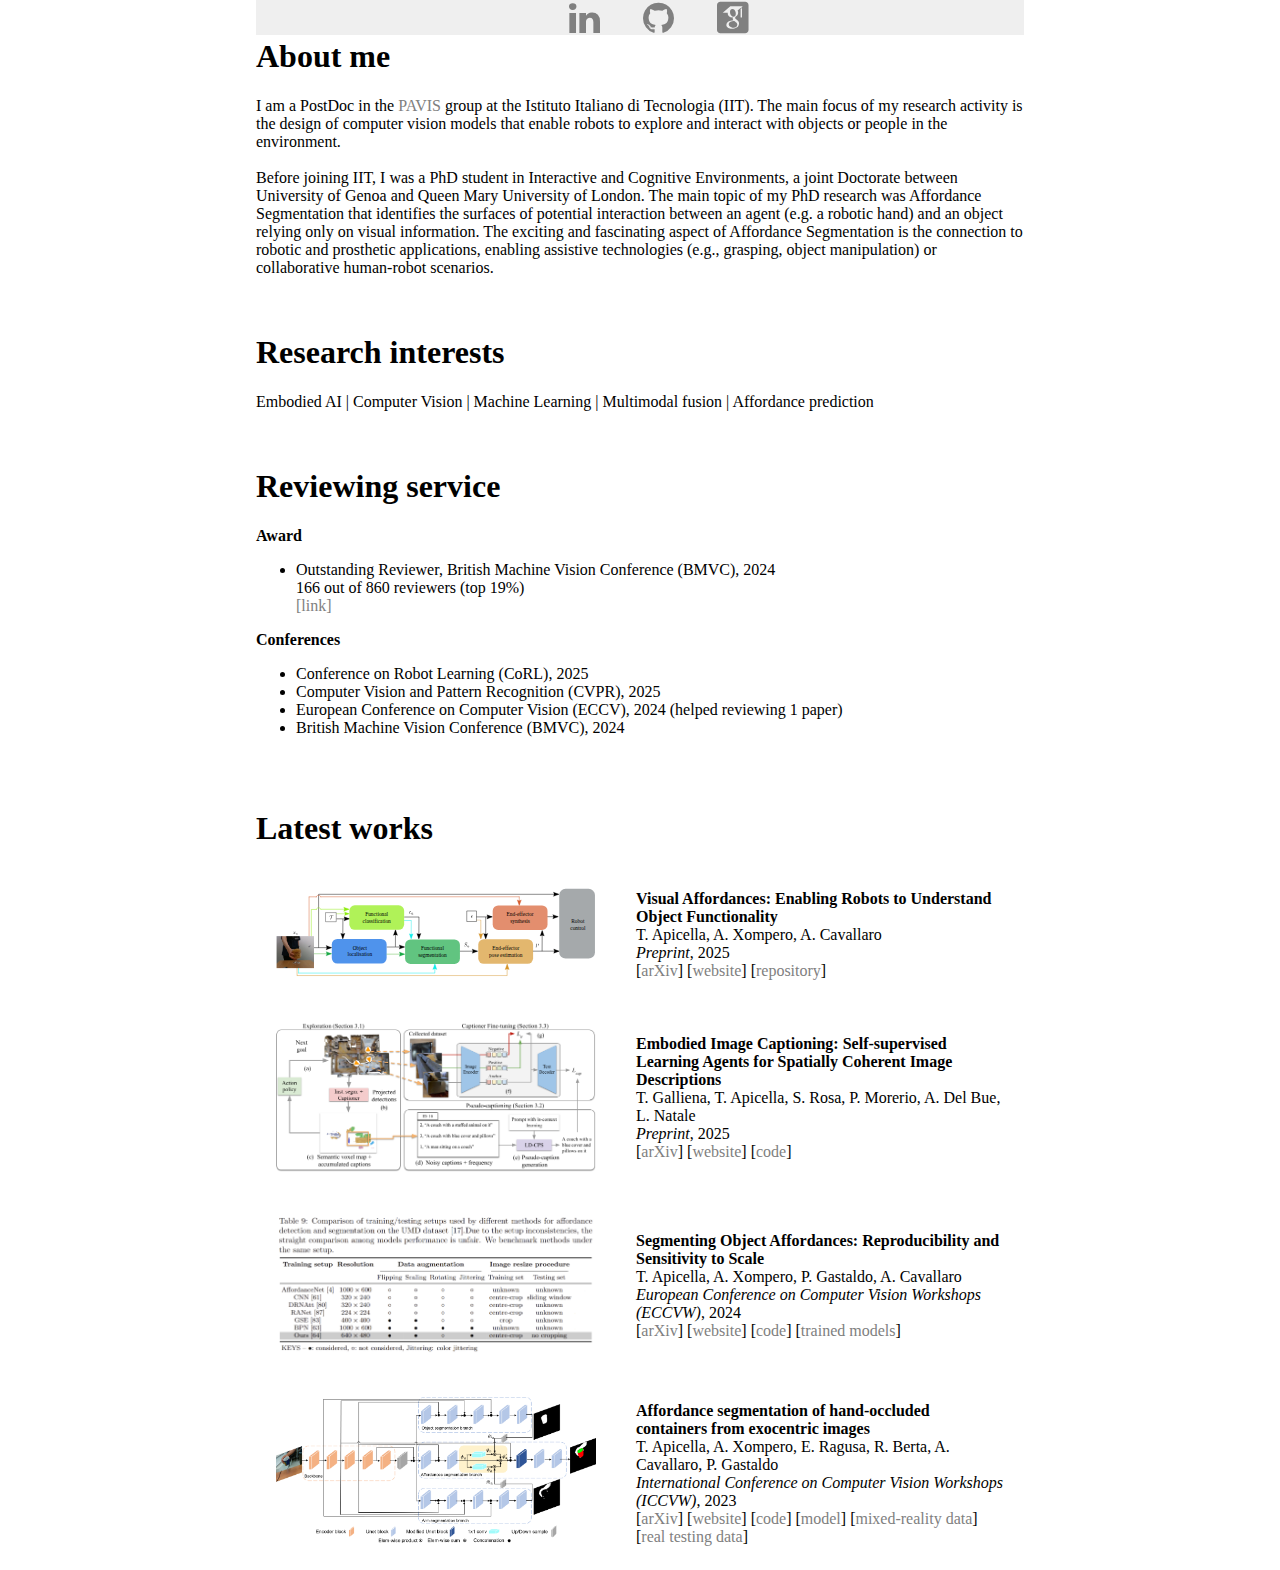
<file: index.html>
<!DOCTYPE html>
<html lang="en">
<head>
    <meta charset="UTF-8">
    <title>Tommaso Apicella's Personal Website</title>
    <link rel="stylesheet" href="./css/style.css">
    <link rel="stylesheet" href="./css/academicons.css">
    <link rel="stylesheet" href="./css/academicons.min.css">
    <link rel="stylesheet" href="https://cdnjs.cloudflare.com/ajax/libs/font-awesome/4.7.0/css/font-awesome.min.css">
</head>

<body>
<header>
    <div class="contacts">
        <a href="https://linkedin.com/in/tommaso-apicella" class="icon" target="_blank" rel="noopener noreferrer"><i class="fa fa-linkedin"
                                                                           style="font-size:36px"></i></a>
        <a href="https://github.com/apicis" class="icon" target="_blank" rel="noopener noreferrer"><i class="fa fa-github" style="font-size:36px;"></i></a>
        <a href="https://scholar.google.com/citations?user=ITgSL4sAAAAJ&hl=it&oi=ao" class="icon" target="_blank" rel="noopener noreferrer"><i
                class="ai ai-google-scholar-square ai-3x" style="font-size:36px;"></i></a>
    </div>
</header>
<main>
    <section id="home">
        <h1> About me </h1>
        <div class="about">
            I am a PostDoc in the <a href="https://pavis.iit.it/">PAVIS </a> group at the Istituto Italiano di Tecnologia (IIT).
            The main focus of my research activity is the design of computer vision models that enable robots to explore and interact with objects
            or people in the environment.
            <br>
            <br>
            Before joining IIT, I was a PhD student in Interactive and Cognitive Environments, a joint Doctorate between University of Genoa
            and Queen Mary University of London. The main topic of my PhD research was Affordance Segmentation that identifies the
            surfaces of potential interaction between an agent (e.g. a robotic hand) and an object relying only on visual information.
            The exciting and fascinating aspect of Affordance Segmentation is the connection to robotic and prosthetic applications,
            enabling assistive technologies (e.g., grasping, object manipulation) or collaborative human-robot scenarios.
        </div>
        <br>
        <br>
        <h1> Research interests </h1>
        <div class="interests">
            Embodied AI | Computer Vision | Machine Learning | Multimodal fusion | Affordance prediction
        </div>
        <br>
        <br>
    </section>

    <section id="services">
        <h1> Reviewing service </h1>
        <p>
        <b>Award</b>
        <ul>
        <li>Outstanding Reviewer, British Machine Vision Conference (BMVC), 2024<br />
            166 out of 860 reviewers (top 19%)<br />
        <a href="https://bmvc2024.org/people/reviewers/">[link]</a></li>
        </ul>
        </p>

        <p>
        <b>Conferences</b>
        <ul>
        <li>Conference on Robot Learning (CoRL), 2025</li>
        <li>Computer Vision and Pattern Recognition (CVPR), 2025</li>
        <li>European Conference on Computer Vision (ECCV), 2024 (helped reviewing 1 paper)</li>
        <li>British Machine Vision Conference (BMVC), 2024</li>
        </ul>
        </p>
        <br>
        <br>
    </section>

    <section id="publications">
        <h1> Latest works </h1>
        <table style="width:100%;border:0px;border-spacing:0px;border-collapse:separate;margin-right:auto;margin-left:auto;">
            <tbody>
            <tr>
                <td style="padding:20px;width:25%;vertical-align:middle">
                <div class="one">
                    <img src='images/affordance_formulation.svg' width="320">
                </div>
            </td>
            <td style="padding:20px;width:75%;vertical-align:middle">
                <strong>Visual Affordances: Enabling Robots to Understand Object Functionality</strong>
                <br>
                T. Apicella, A. Xompero, A. Cavallaro
                <br>
                <em>Preprint</em>, 2025
                <br>
                [<a href="https://doi.org/10.48550/arXiv.2505.05074">arXiv</a>]
                [<a href="https://apicis.github.io/aff-survey">website</a>]
                [<a href="https://github.com/apicis/aff-survey">repository</a>]
            </td>

            <tr>
                <td style="padding:20px;width:25%;vertical-align:middle">
                <div class="one">
                    <img src='images/embodied_captioning_framework.png' width="320">
                </div>
            </td>
            <td style="padding:20px;width:75%;vertical-align:middle">
                <strong>Embodied Image Captioning: Self-supervised Learning Agents for Spatially Coherent Image Descriptions</strong>
                <br>
                T. Galliena, T. Apicella, S. Rosa, P. Morerio, A. Del Bue, L. Natale
                <br>
                <em>Preprint</em>, 2025
                <br>
                [<a href="https://doi.org/10.48550/arXiv.2504.08531">arXiv</a>]
                [<a href="https://hsp-iit.github.io/embodied-captioning/">website</a>]
                [<a href="https://github.com/hsp-iit/embodied-captioning/">code</a>]
            </td>

            <tr>
                <td style="padding:20px;width:25%;vertical-align:middle">
                <div class="one">
                    <img src='images/eccvw_2024.png' width="320">
                </div>
            </td>
            <td style="padding:20px;width:75%;vertical-align:middle">
                <strong>Segmenting Object Affordances: Reproducibility and Sensitivity to Scale</strong>
                <br>
                T. Apicella, A. Xompero, P. Gastaldo, A. Cavallaro
                <br>
                <em>European Conference on Computer Vision Workshops (ECCVW)</em>, 2024
                <br>
                [<a href="https://doi.org/10.48550/arXiv.2409.01814">arXiv</a>]
                [<a href="https://apicis.github.io/aff-seg">website</a>]
                [<a href="https://github.com/apicis/aff-seg">code</a>]
                [<a href="https://doi.org/10.5281/zenodo.13627871">trained models</a>]
            </td>
            </tr>
            <tr>
            <td style="padding:20px;width:25%;vertical-align:middle">
                <div class="one">
                    <img src='images/acanet.png' width="320">
                </div>
            </td>
            <td style="padding:20px;width:75%;vertical-align:middle">
                <strong>Affordance segmentation of hand-occluded containers from exocentric images</strong>
                <br>
                T. Apicella, A. Xompero, E. Ragusa, R. Berta, A. Cavallaro, P. Gastaldo
                <br>
                <em>International Conference on Computer Vision Workshops (ICCVW)</em>, 2023
                <br>
                [<a href="https://doi.org/10.48550/arXiv.2308.11233">arXiv</a>]
                [<a href="./projects/acanet.html">website</a>]
                [<a href="https://github.com/SEAlab-unige/acanet">code</a>]
                [<a href="https://doi.org/10.5281/zenodo.8364196">model</a>]
                [<a href="https://doi.org/10.5281/zenodo.5085800">mixed-reality data</a>]
                [<a href="https://doi.org/10.5281/zenodo.10708553">real testing data</a>]
            </td>
<!--
            </tr>
            <tr>
                <td style="padding:20px;width:25%;vertical-align:middle">
                    <div class="one">
                        <img src='images/icassp_2022.png' width="320">
                    </div>
                </td>
                <td style="padding:20px;width:75%;vertical-align:middle">
                    <strong>Container Localisation and Mass Estimation with an RGB-D Camera</strong>
                    <br>
                    T. Apicella, G. Slavic, E. Ragusa, P. Gastaldo, L. Marcenaro
                    <br>
                    <em>International Conference on Acoustics, Speech, & Signal Processing (ICASSP)</em>, 2022
                    <br>
                    [<a href="https://ieeexplore.ieee.org/abstract/document/9747134" target="_blank" rel="noopener noreferrer">paper</a>]
                    [<a href="https://arxiv.org/abs/2203.01207" target="_blank" rel="noopener noreferrer">arXiv</a>]
                    [<a href="https://github.com/CORSMAL/Visual" target="_blank" rel="noopener noreferrer">code</a>]
                </td>
            </tr>
            <tr>
                <td style="padding:20px;width:25%;vertical-align:middle">
                    <div class="one">
                        <img src='images/icecs_2021.png' width="320">
                    </div>
                </td>
                <td style="padding:20px;width:75%;vertical-align:middle">
                    <strong>An Affordance Detection Pipeline for Resource-Constrained Devices</strong>
                    <br>
                    T. Apicella, A. Cavallaro, R. Berta, P. Gastaldo, F. Bellotti, E. Ragusa
                    <br>
                    <em>International Conference on Electronics Circuits and Systems (ICECS)</em>, 2021
                    <br>
                    [<a href="https://ieeexplore.ieee.org/document/9665447" target="_blank" rel="noopener noreferrer">paper</a>]
                    [<a href="https://github.com/SEAlab-unige/ICECS-2021" target="_blank" rel="noopener noreferrer">code</a>]
                </td>
            </tr>
            <tr>
                <td style="padding:20px;width:25%;vertical-align:middle">
                    <div class="one">
                        <img src='images/cogn_comp_2021.jpg' width="320">
                    </div>
                </td>
                <td style="padding:20px;width:75%;vertical-align:middle">
                    <strong>Design and Deployment of an Image Polarity Detector with Visual Attention</strong>
                    <br>
                    E. Ragusa, T. Apicella, C. Gianoglio, R. Zunino, P. Gastaldo
                    <br>
                    <em>Cognitive Computation</em>, 2021
                    <br>
                    [<a href="https://link.springer.com/article/10.1007/s12559-021-09829-6" target="_blank" rel="noopener noreferrer">paper</a>]
                    [<a href="https://github.com/SEAlab-unige/cogn-comp-2021" target="_blank" rel="noopener noreferrer">code</a>]
                </td>
            </tr>
            <tr>
                <td style="padding:20px;width:25%;vertical-align:middle">
                    <div class="one">
                        <img src='images/sensors_2021.png' width="320">
                    </div>
                </td>
                <td style="padding:20px;width:75%;vertical-align:middle">
                    <strong>Emotion Recognition on Edge Devices: Training and Deployment</strong>
                    <br>
                    V. Pandelea, E. Ragusa, T. Apicella, P. Gastaldo, E. Cambria
                    <br>
                    <em>MDPI Sensors</em>, 2021
                    <br>
                    [<a href="https://www.mdpi.com/1424-8220/21/13/4496" target="_blank" rel="noopener noreferrer">paper</a>]
                    [<a href="https://github.com/SEAlab-unige/Sensors-2021-Emotion" target="_blank" rel="noopener noreferrer">code</a>]
                </td>
            </tr>
            <tr>
                <td style="padding:20px;width:25%;vertical-align:middle">
                    <div class="one">
                        <img width="320">
                    </div>
                </td>
                <td style="padding:20px;width:75%;vertical-align:middle">
                    <strong>Analyzing Machine Learning on Mainstream Microcontrollers</strong>
                    <br>
                    V. Falbo, T. Apicella, D. Aurioso, L. Danese, F. Bellotti, R. Berta, A. De Gloria
                    <br>
                    <em>ApplePies</em>, 2019
                    <br>
                    [<a href="https://link.springer.com/chapter/10.1007/978-3-030-37277-4_12" target="_blank" rel="noopener noreferrer">paper</a>]
                </td>
            </tr>-->
            </tbody>
        </table>
    </section>
</main>
</body>
</html>
</file>
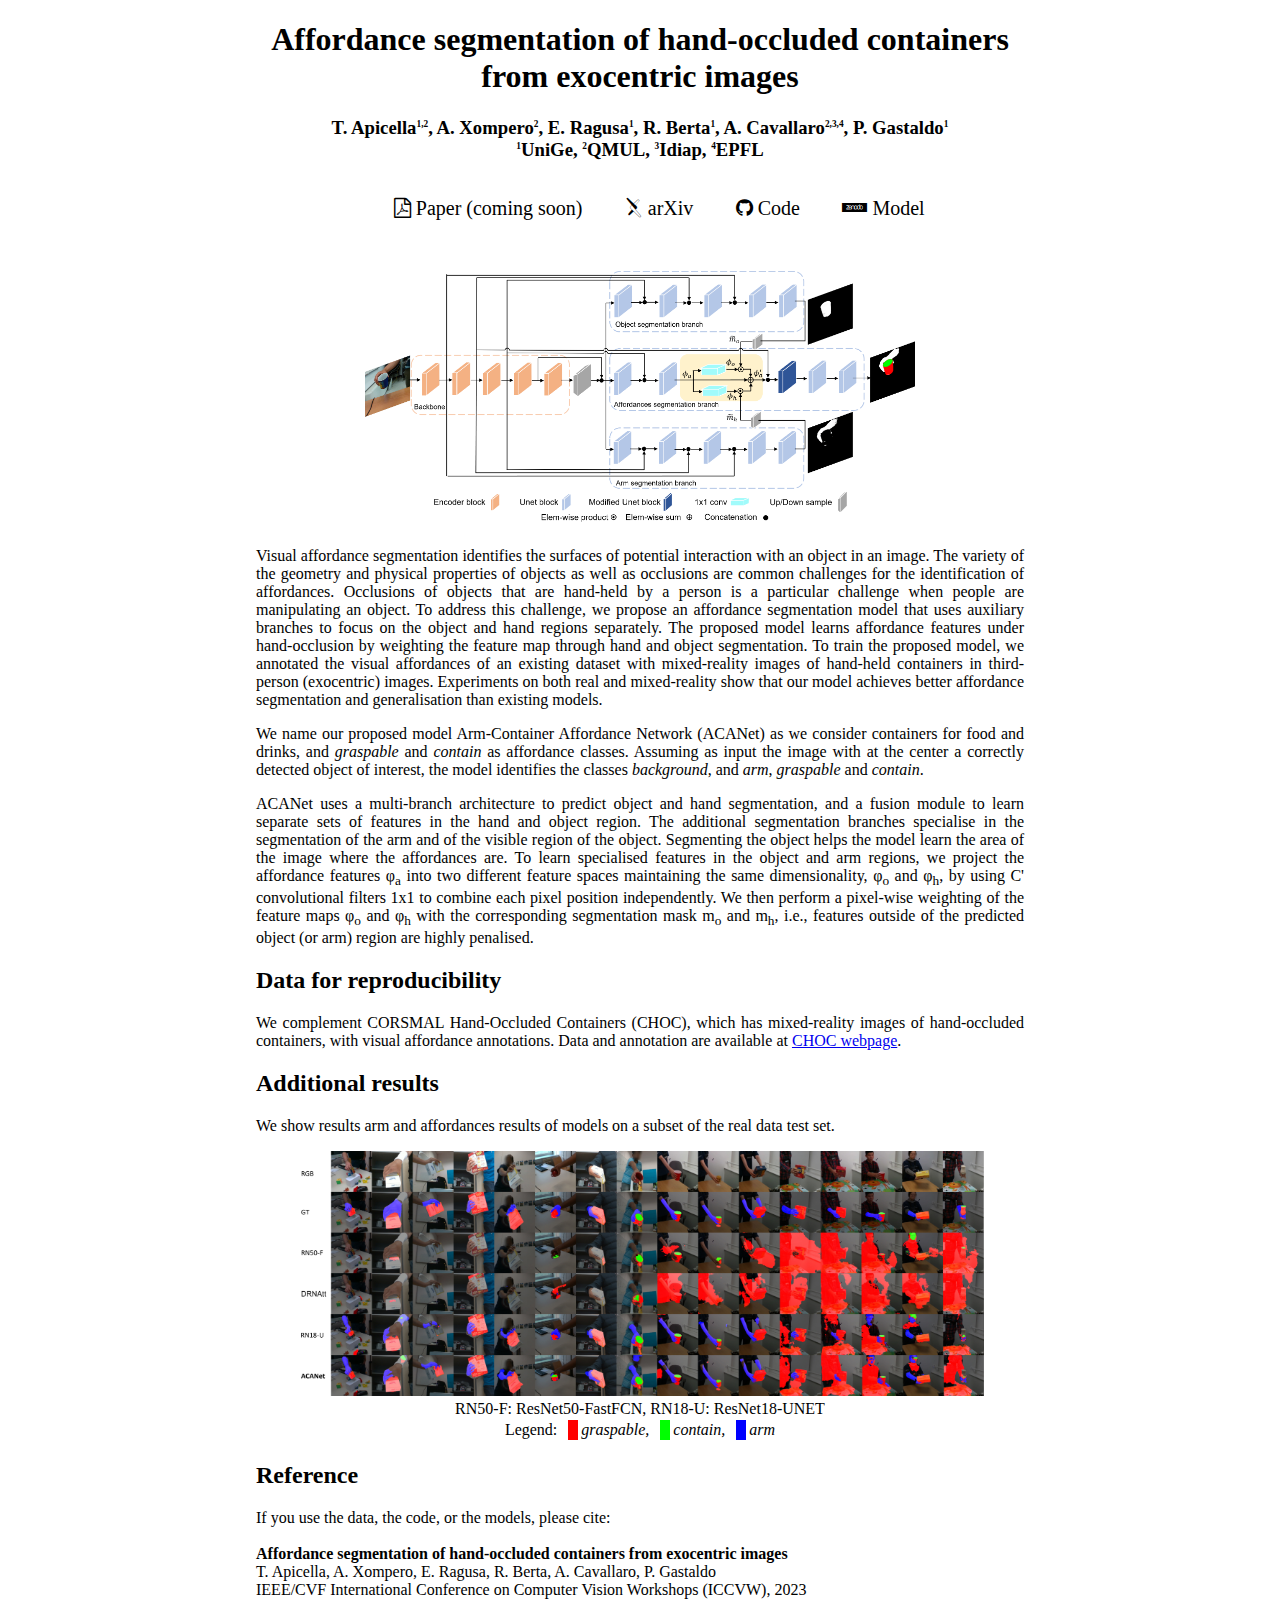
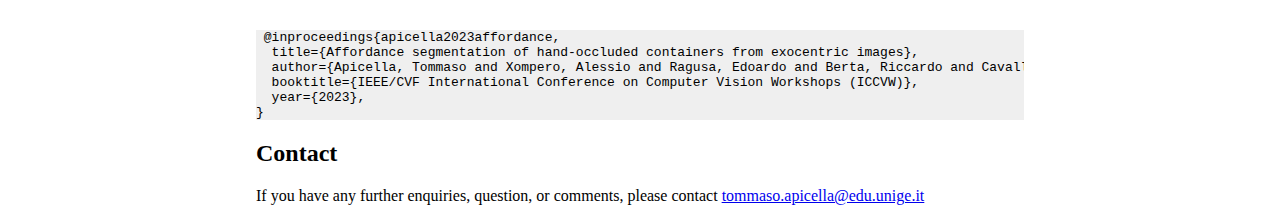
<file: projects/acanet.html>
<!DOCTYPE html>
<html lang="en">
<head>
    <meta charset="UTF-8">
    <title>Affordance segmentation of hand-occluded containers from exocentric images</title>
    <link rel="stylesheet" href="../css/style-acanet.css">
    <link rel="stylesheet" href="../css/academicons.css">
    <link rel="stylesheet" href="../css/academicons.min.css">
    <link rel="stylesheet" href="https://cdnjs.cloudflare.com/ajax/libs/font-awesome/4.7.0/css/font-awesome.min.css">
</head>

<body>
<div>
    <h1>Affordance segmentation of hand-occluded containers from exocentric images</strong></h1>
    <!--<h3><em>International Conference on Computer Vision Workshops, 2023</em></h3>-->
    <h3>T. Apicella<sup>1,2</sup>, A. Xompero<sup>2</sup>, E. Ragusa<sup>1</sup>, R. Berta<sup>1</sup>,
        A. Cavallaro<sup>2,3,4</sup>, P. Gastaldo<sup>1</sup> <br/>
        <sup>1</sup>UniGe, <sup>2</sup>QMUL, <sup>3</sup>Idiap, <sup>4</sup>EPFL</h3>
    <br>
</div>
<div class="links">
    <a href="..." class="icon_publication"><i class="fa fa-file-pdf-o" style="font-size:20px;"> Paper (coming soon)</i></a>
    <a href="https://arxiv.org/abs/2308.11233" class="icon_publication"><i class="ai ai-arxiv ai-3x" style="font-size:20px;"> arXiv</i></a>
    <a href="https://github.com/SEAlab-unige/acanet" class="icon_publication"><i class="fa fa-github" style="font-size:20px;"> Code</i></a>
    <a href="https://doi.org/10.5281/zenodo.8364196" class="icon_publication"><i class="ai ai-zenodo" style="font-size:20px;"> Model</i></a>
    <!--<a href="https://doi.org/10.5281/zenodo.5085800" class="icon_publication"><i class="ai ai-zenodo" style="font-size:20px;"> Dataset</i></a>-->
    <br>
    <br>
    <br>
</div>

<!--<h2>Abstract</h2>-->
<figure>
    <img src="../images/acanet.png" alt="ACANet model">
    <!--<figcaption>ACANet block diagram </br>
        --<table>
            <tr>
                <th>Affordance branch output legend:&nbsp;&nbsp;</th>
                <th class="black">&nbsp;&nbsp;</th>
                <th><em>background,&nbsp;&nbsp;</em></th>
                <th class="red">&nbsp;&nbsp;</th>
                <th><em>graspable,&nbsp;&nbsp;</em></th>
                <th class="green">&nbsp;&nbsp;</th>
                <th><em>contain,&nbsp;&nbsp;</em></th>
                <th class="white">&nbsp;&nbsp;</th>
                <th><em>arm</em></th>
            </tr>
        </table> -->
    </figcaption>
</figure>

<div class="text">
    <p>Visual affordance segmentation identifies the surfaces of potential interaction with an object in an image. The
        variety of the geometry and physical properties of objects as well as occlusions are common challenges for the
        identification of affordances. Occlusions of objects that are hand-held by a person is a particular challenge
        when people are manipulating an object. To address this challenge, we propose an affordance segmentation model
        that uses auxiliary branches to focus on the object and hand regions separately. The proposed model learns
        affordance features under hand-occlusion by weighting the feature map through hand and object segmentation. To
        train the proposed model, we annotated the visual affordances of an existing dataset with mixed-reality images
        of hand-held containers in third-person (exocentric) images. Experiments on both real and mixed-reality show
        that our model achieves better affordance segmentation and generalisation than existing models.</p>
</div>
<!--<h2>Arm-Container Affordance Network (ACANet)</h2>-->
<div class="text">
    <p> We name our proposed model Arm-Container Affordance Network (ACANet) as we consider containers for food and
        drinks, and <em>graspable</em> and <em>contain</em> as affordance classes. Assuming as input the image with at
        the center a
        correctly detected object of interest, the model identifies the classes <em>background</em>, and <em>arm</em>,
        <em>graspable</em> and <em>contain</em>. </p>
    <p> ACANet uses a multi-branch architecture to predict object and hand segmentation, and a fusion module to learn
        separate sets of features in the hand and object region. The additional segmentation branches
        specialise in the segmentation of the arm and of the visible region of the object. Segmenting the object helps
        the model learn the area of the image where the affordances are. To learn specialised features in the object and
        arm regions, we project the affordance features &phi;<sub>a</sub> into two different feature spaces
        maintaining the same dimensionality, &phi;<sub>o</sub> and &phi;<sub>h</sub>, by using C'
        convolutional filters 1x1 to combine each pixel position independently. We then perform a pixel-wise weighting
        of the feature maps &phi;<sub>o</sub> and &phi;<sub>h</sub> with the corresponding segmentation mask
        m<sub>o</sub> and m<sub>h</sub>, i.e., features outside of the predicted object (or arm)
        region are highly penalised. </p>
</div>

<!--<h2>Mixed-reality dataset</h2>
<div class="text">
    <p>Training ACANet requires a large dataset with (exocentric) images of hand-occluded objects and annotated with
        segmentation masks of both arm, object, and affordances. Such a dataset was not available, and collecting and
        manually annotating a new dataset is challenging, expensive, and time-consuming. We complement <a
                href="https://zenodo.org/record/7622793">CORSMAL Hand-Occluded Containers (CHOC)</a>, which has
        mixed-reality images of hand-occluded container for object pose estimation, with visual affordance annotations
        (see Fig. 2).
        Using mixed-reality datasets can easily scale the generation of a larger number of images under different
        realistic backgrounds.</p>
</div>
<figure>
    <img src="./images/choc-aff.png" alt="CHOC-AFF">
    <figcaption>Fig.2: Samples of cropped RGB images and segmentation maps of arms and object affordances from the
        mixed-reality dataset.
        <br/>
        <table>
            <tr>
                <th>Legend:&nbsp;&nbsp;</th>
                <th class="black">&nbsp;&nbsp;</th>
                <th><em>background,&nbsp;&nbsp;</em></th>
                <th class="red">&nbsp;&nbsp;</th>
                <th><em>graspable,&nbsp;&nbsp;</em></th>
                <th class="green">&nbsp;&nbsp;</th>
                <th><em>contain,&nbsp;&nbsp;</em></th>
                <th class="white">&nbsp;&nbsp;</th>
                <th><em>arm</em></th>
            </tr>
        </table>
    </figcaption>
</figure>

<h2>Real data test set</h2>
<div class="text">
    <p>To validate the models in real conditions, we form a benchmarking test set of 300 images, evenly selected from
        two
        existing public datasets for hand-object pose estimation or reconstruction: <a
                href="https://www.tugraz.at/index.php?id=40231">HOnnotate 3D (HO-3D)</a> and <a
                href="https://corsmal.eecs.qmul.ac.uk/containers_manip.html">CORSMAL Containers Manipulation (CCM)</a>
        (see
        Fig.3). This set includes various challenges, such as presence of the human body, real interactions, and
        different
        object instances and hand-object poses.</p>
</div>
<figure>
    <img src="./images/real_data.png" alt="CCM_HO3D">
    <figcaption>Fig.3: Samples of cropped RGB images and segmentation maps of arms and object affordances from the
        real data test set.
        <br/>
        <table>
            <tr>
                <th>Legend:&nbsp;&nbsp;</th>
                <th class="black">&nbsp;&nbsp;</th>
                <th><em>background,&nbsp;&nbsp;</em></th>
                <th class="red">&nbsp;&nbsp;</th>
                <th><em>graspable,&nbsp;&nbsp;</em></th>
                <th class="green">&nbsp;&nbsp;</th>
                <th><em>contain,&nbsp;&nbsp;</em></th>
                <th class="white">&nbsp;&nbsp;</th>
                <th><em>arm</em></th>
            </tr>
        </table>
    </figcaption>
</figure>-->

<h2 class="section">Data for reproducibility</h2>
<div class="text">
    <p>  We complement CORSMAL Hand-Occluded Containers (CHOC), which has
        mixed-reality images of hand-occluded containers, with visual affordance annotations.
        Data and annotation are available at <a href="https://doi.org/10.5281/zenodo.5085800">CHOC webpage</a>. </p>
</div>

<h2 class="section">Additional results</h2>
<div class="text">
    <p> We show results arm and affordances results of models on a subset of the real data test set.</p>
</div>
<figure>
    <img src="../images/acanet_qual_res_website.jpg" class="res" alt="HO3D_CCM_res">
    <figcaption><!--Fig.4: Comparison of the predicted (color-coded) affordance and hand masks between the models on sampled
        RGB images from the HO-3D and CCM. The segmentation mask are overlayed on the RGB images.
        <br/>-->
        RN50-F: ResNet50-FastFCN, RN18-U: ResNet18-UNET
        <br/>
        <table>
            <tr>
                <th>Legend:&nbsp;&nbsp;</th>
                <!--<th class="black">&nbsp;&nbsp;</th>
                <th><em>background,&nbsp;&nbsp;</em></th>-->
                <th class="red">&nbsp;&nbsp;</th>
                <th><em>graspable,&nbsp;&nbsp;</em></th>
                <th class="green">&nbsp;&nbsp;</th>
                <th><em>contain,&nbsp;&nbsp;</em></th>
                <th class="blue">&nbsp;&nbsp;</th>
                <th><em>arm</em></th>
            </tr>
        </table>
    </figcaption>
</figure>

<h2 class="section">Reference</h2>
<div class="text">
    If you use the data, the code, or the models, please cite:
    <br>
    <br>
    <strong>Affordance segmentation of hand-occluded containers from exocentric images</strong><br>
    T. Apicella, A. Xompero, E. Ragusa, R. Berta, A. Cavallaro, P. Gastaldo<br>
    IEEE/CVF International Conference on Computer Vision Workshops (ICCVW), 2023
    <br>
    <br>
    <pre> @inproceedings{apicella2023affordance,
  title={Affordance segmentation of hand-occluded containers from exocentric images},
  author={Apicella, Tommaso and Xompero, Alessio and Ragusa, Edoardo and Berta, Riccardo and Cavallaro, Andrea and Gastaldo, Paolo},
  booktitle={IEEE/CVF International Conference on Computer Vision Workshops (ICCVW)},
  year={2023},
}
</pre>
</div>

<h2 class="section">Contact</h2>
<div class="text">
    If you have any further enquiries, question, or comments, please contact <a
        href="mailto:tommaso.apicella@edu.unige.it">tommaso.apicella@edu.unige.it</a>
    <br>
    <br>
</div>

<!--<footer>
    <div class="links">
        <a href="..." class="icon_publication"><i class="fa fa-file-pdf-o" style="font-size:20px;"> Paper</i></a>
        <a href="..." class="icon_publication"><i class="ai ai-arxiv ai-3x" style="font-size:20px;"> arXiv</i></a>
        <a href="..." class="icon_publication"><i class="fa fa-github" style="font-size:20px;"> Code</i></a>
        <a href="..." class="icon_publication"><i class="ai ai-zenodo" style="font-size:20px;"> Models</i></a>
        <a href="..." class="icon_publication"><i class="ai ai-zenodo" style="font-size:20px;"> Dataset</i></a>
    </div>
</footer>-->
</body>
</html>
</file>
<file: css/style.css>
body {
    margin: 0;
    margin-left: 20%;
    margin-right: 20%;
    margin-top: 3%;
    font-family: serif;
}

header {
    text-align: center;
    position: fixed;
    top: 0;
    left: 0;
    right: 0;
    height: 35px;
    margin-left: 20%;
    margin-right: 20%;
    line-height: 50px;
    background-color: #eeee;
    font-size: 1.2em;
}

header a.nav_button {
   color: black;
   font-weight: bold;
   text-decoration: none;
   padding: 15px 10px;
}

header a.nav_button.active,a.nav_button:hover {
  background-color: #CCCC;
}

a.icon:hover {
  color: black;
}

a{
color: #808080;
text-decoration: none;
}

a:hover {
  color: black;
  text-decoration: none;
}

header * {
    display: inline;
    height: 50px;
}

header ul {
    padding: 0;
}

header li {
    margin-left: 0px;
}

a.icon {
   color: eeee;
   margin-left: 5%;
}

footer {
    text-align: center;
    margin-top: 70px;
    background-color: #EEEE;
}

/* Add everything below here */
</file>
<file: css/academicons.css>
/*
 *  Academicons 1.9.4 by James Walsh (https://github.com/jpswalsh) and Katja Bercic (https://github.com/katjabercic)
 *  Fonts generated using FontForge - https://fontforge.org
 *  Square icons designed to be used alongside Font Awesome square icons - https://fortawesome.github.io/Font-Awesome/
 *  Licenses - Font: SIL OFL 1.1, CSS: MIT License
 */
@font-face {
    font-family: 'Academicons';
    font-style: normal;
    font-weight: 400;
    font-display: block;
    src:url('../fonts/academicons.eot');
    src:url('../fonts/academicons.eot') format('embedded-opentype'),
        url('../fonts/academicons.ttf') format('truetype'),
        url('../fonts/academicons.woff') format('woff'),
        url('../fonts/academicons.svg') format('svg');
}
.ai {
  font-family: 'Academicons';
  font-weight: 400;
  -moz-osx-font-smoothing: grayscale;
  -webkit-font-smoothing: antialiased;
  display: inline-block;
  font-style: normal;
  font-variant: normal;
  text-rendering: auto;
  line-height: 1;
}
.ai-academia:before {
  content: "\e9af";
}
.ai-academia-square:before {
  content: "\e93d";
}
.ai-acclaim:before {
  content: "\e92e";
}
.ai-acclaim-square:before {
  content: "\e93a";
}
.ai-acm:before {
  content: "\e93c";
}
.ai-acm-square:before {
  content: "\e95d";
}
.ai-acmdl:before {
  content: "\e96a";
}
.ai-acmdl-square:before {
  content: "\e9d3";
}
.ai-ads:before {
  content: "\e9cb";
}
.ai-ads-square:before {
  content: "\e94a";
}
.ai-africarxiv:before {
  content: "\e91b";
}
.ai-africarxiv-square:before {
  content: "\e90b";
}
.ai-archive:before {
  content: "\e955";
}
.ai-archive-square:before {
  content: "\e956";
}
.ai-arxiv:before {
  content: "\e974";
}
.ai-arxiv-square:before {
  content: "\e9a6";
}
.ai-biorxiv:before {
  content: "\e9a2";
}
.ai-biorxiv-square:before {
  content: "\e98b";
}
.ai-ceur:before {
  content: "\e96d";
}
.ai-ceur-square:before {
  content: "\e92f";
}
.ai-ciencia-vitae:before {
  content: "\e912";
}
.ai-ciencia-vitae-square:before {
  content: "\e913";
}
.ai-clarivate:before {
  content: "\e924";
}
.ai-clarivate-square:before {
  content: "\e925";
}
.ai-closed-access:before {
  content: "\e942";
}
.ai-closed-access-square:before {
  content: "\e943";
}
.ai-conversation:before {
  content: "\e94c";
}
.ai-conversation-square:before {
  content: "\e915";
}
.ai-coursera:before {
  content: "\e95f";
}
.ai-coursera-square:before {
  content: "\e97f";
}
.ai-crossref:before {
  content: "\e918";
}
.ai-crossref-square:before {
  content: "\e919";
}
.ai-cv:before {
  content: "\e9a5";
}
.ai-cv-square:before {
  content: "\e90a";
}
.ai-datacite:before {
  content: "\e91c";
}
.ai-datacite-square:before {
  content: "\e91d";
}
.ai-dataverse:before {
  content: "\e9f7";
}
.ai-dataverse-square:before {
  content: "\e9e4";
}
.ai-dblp:before {
  content: "\e94f";
}
.ai-dblp-square:before {
  content: "\e93f";
}
.ai-depsy:before {
  content: "\e97a";
}
.ai-depsy-square:before {
  content: "\e94b";
}
.ai-doi:before {
  content: "\e97e";
}
.ai-doi-square:before {
  content: "\e98f";
}
.ai-dryad:before {
  content: "\e97c";
}
.ai-dryad-square:before {
  content: "\e98c";
}
.ai-elsevier:before {
  content: "\e961";
}
.ai-elsevier-square:before {
  content: "\e910";
}
.ai-figshare:before {
  content: "\e981";
}
.ai-figshare-square:before {
  content: "\e9e7";
}
.ai-google-scholar:before {
  content: "\e9d4";
}
.ai-google-scholar-square:before {
  content: "\e9f9";
}
.ai-hal:before {
  content: "\e92c";
}
.ai-hal-square:before {
  content: "\e92d";
}
.ai-hypothesis:before {
  content: "\e95a";
}
.ai-hypothesis-square:before {
  content: "\e95b";
}
.ai-ideas-repec:before {
  content: "\e9ed";
}
.ai-ideas-repec-square:before {
  content: "\e9f8";
}
.ai-ieee:before {
  content: "\e929";
}
.ai-ieee-square:before {
  content: "\e9b9";
}
.ai-impactstory:before {
  content: "\e9cf";
}
.ai-impactstory-square:before {
  content: "\e9aa";
}
.ai-inaturalist:before {
  content: "\e900";
}
.ai-inaturalist-square:before {
  content: "\e901";
}
.ai-inpn:before {
  content: "\e902";
}
.ai-inpn-square:before {
  content: "\e903";
}
.ai-inspire:before {
  content: "\e9e9";
}
.ai-inspire-square:before {
  content: "\e9fe";
}
.ai-isidore:before {
  content: "\e936";
}
.ai-isidore-square:before {
  content: "\e954";
}
.ai-isni:before {
  content: "\e957";
}
.ai-isni-square:before {
  content: "\e958";
}
.ai-jstor:before {
  content: "\e938";
}
.ai-jstor-square:before {
  content: "\e944";
}
.ai-lattes:before {
  content: "\e9b3";
}
.ai-lattes-square:before {
  content: "\e99c";
}
.ai-mathoverflow:before {
  content: "\e9f6";
}
.ai-mathoverflow-square:before {
  content: "\e97b";
}
.ai-mendeley:before {
  content: "\e9f0";
}
.ai-mendeley-square:before {
  content: "\e9f3";
}
.ai-moodle:before {
  content: "\e907";
}
.ai-moodle-square:before {
  content: "\e908";
}
.ai-mtmt:before {
  content: "\e950";
}
.ai-mtmt-square:before {
  content: "\e951";
}
.ai-nakala:before {
  content: "\e940";
}
.ai-nakala-square:before {
  content: "\e941";
}
.ai-obp:before {
  content: "\e92a";
}
.ai-obp-square:before {
  content: "\e92b";
}
.ai-open-access:before {
  content: "\e939";
}
.ai-open-access-square:before {
  content: "\e9f4";
}
.ai-open-data:before {
  content: "\e966";
}
.ai-open-data-square:before {
  content: "\e967";
}
.ai-open-materials:before {
  content: "\e968";
}
.ai-open-materials-square:before {
  content: "\e969";
}
.ai-openedition:before {
  content: "\e946";
}
.ai-openedition-square:before {
  content: "\e947";
}
.ai-orcid:before {
  content: "\e9d9";
}
.ai-orcid-square:before {
  content: "\e9c3";
}
.ai-osf:before {
  content: "\e9ef";
}
.ai-osf-square:before {
  content: "\e931";
}
.ai-overleaf:before {
  content: "\e914";
}
.ai-overleaf-square:before {
  content: "\e98d";
}
.ai-philpapers:before {
  content: "\e98a";
}
.ai-philpapers-square:before {
  content: "\e96f";
}
.ai-piazza:before {
  content: "\e99a";
}
.ai-piazza-square:before {
  content: "\e90c";
}
.ai-preregistered:before {
  content: "\e906";
}
.ai-preregistered-square:before {
  content: "\e96b";
}
.ai-protocols:before {
  content: "\e952";
}
.ai-protocols-square:before {
  content: "\e953";
}
.ai-psyarxiv:before {
  content: "\e90e";
}
.ai-psyarxiv-square:before {
  content: "\e90f";
}
.ai-publons:before {
  content: "\e937";
}
.ai-publons-square:before {
  content: "\e94e";
}
.ai-pubmed:before {
  content: "\e99f";
}
.ai-pubmed-square:before {
  content: "\e97d";
}
.ai-pubpeer:before {
  content: "\e922";
}
.ai-pubpeer-square:before {
  content: "\e923";
}
.ai-researcherid:before {
  content: "\e91a";
}
.ai-researcherid-square:before {
  content: "\e95c";
}
.ai-researchgate:before {
  content: "\e95e";
}
.ai-researchgate-square:before {
  content: "\e99e";
}
.ai-ror:before {
  content: "\e948";
}
.ai-ror-square:before {
  content: "\e949";
}
.ai-sci-hub:before {
  content: "\e959";
}
.ai-sci-hub-square:before {
  content: "\e905";
}
.ai-scirate:before {
  content: "\e98e";
}
.ai-scirate-square:before {
  content: "\e99d";
}
.ai-scopus:before {
  content: "\e91e";
}
.ai-scopus-square:before {
  content: "\e91f";
}
.ai-semantic-scholar:before {
  content: "\e96e";
}
.ai-semantic-scholar-square:before {
  content: "\e96c";
}
.ai-springer:before {
  content: "\e928";
}
.ai-springer-square:before {
  content: "\e99b";
}
.ai-ssrn:before {
  content: "\e916";
}
.ai-ssrn-square:before {
  content: "\e917";
}
.ai-stackoverflow:before {
  content: "\e920";
}
.ai-stackoverflow-square:before {
  content: "\e921";
}
.ai-viaf:before {
  content: "\e933";
}
.ai-viaf-square:before {
  content: "\e934";
}
.ai-wiley:before {
  content: "\e926";
}
.ai-wiley-square:before {
  content: "\e927";
}
.ai-zenodo:before {
  content: "\e911";
}
.ai-zotero:before {
  content: "\e962";
}
.ai-zotero-square:before {
  content: "\e932";
}
/*  Duplication of the FontAwesome style classes using 'ai' in place of 'fa'. */
.ai-lg {
  font-size: 1.33333em;
  line-height: 0.75em;
  vertical-align: -.0667em;
}
.ai-xs {
  font-size: .75em;
}
.ai-sm {
  font-size: .875em;
}

.ai-1x {
  font-size: 1em;
}
.ai-2x {
  font-size: 2em;
}
.ai-3x {
  font-size: 3em;
}
.ai-4x {
  font-size: 4em;
}
.ai-5x {
  font-size: 5em;
}
.ai-6x {
  font-size: 6em;
}
.ai-7x {
  font-size: 7em;
}
.ai-8x {
  font-size: 8em;
}
.ai-9x {
  font-size: 9em;
}
.ai-10x {
  font-size: 10em;
}

.ai-fw {
  text-align: center;
  width: 1.25em;
}

.ai-ul {
  list-style-type: none;
  margin-left: 2.5em;
  padding-left: 0;
}
.ai-ul > li {
    position: relative;
}
.ai-li {
  left: -2em;
  position: absolute;
  text-align: center;
  width: 2em;
  line-height: inherit;
}

.ai-border {
border: solid 0.08em #eee;
border-radius: .1em;
  padding: .2em .25em .15em;
}

.ai-pull-left {
  float: left;
}
.ai-pull-right {
  float: right;
}
.ai.ai-pull-left {
  margin-right: .3em;
}
.ai.ai-pull-right {
  margin-right: .3em;
}

.ai-stack {
  display: inline-block;
  height: 2em;
  line-height: 2em;
  position: relative;
  vertical-align: middle;
  width: 2.5em;
}
.ai-stack-1x,
.ai-stack-2x {
  left: 0;
  position: absolute;
  text-align: center;
  width: 100%;
}
.ai-stack-1x {
  line-height: inherit;
}
.ai-stack-2x {
  font-size: 2em;
}
.ai-inverse {
  color: #fff;
}
</file>
<file: css/style-acanet.css>
body {
    margin: 0;
    margin-left: 20%;
    margin-right: 20%;
    margin-top: 0;
    font-family: serif;
    text-align: center;
}

img {
  width: 80%;
  height: auto;
}

img.res {
  width: 100%;
  height: auto;
}

a.icon_publication {
   color: black;
   margin-left: 5%;
}

div.text {
  text-align: justify;
}

h2.section{
text-align: left;
}
pre {
    background-color: #eeee;
    overflow: auto;
}

footer {
    text-align: center;
    margin-top: 20px;
    margin-bottom: 20px;
}

table{
display: inline;
font-weight: normal;
margin-bottom: 0px;
}

th{
font-weight: normal;}

sup {
  vertical-align: super;
  font-size: 0.5em;
}

th.black {
  background-color: rgb(0, 0, 0);
}
th.red {
  background-color: rgb(255, 0, 0);
}
th.green {
  background-color: rgb(0, 255, 0);
}
th.white {
  background-color: rgb(255, 255, 255);
  border: 1px solid;
}
th.blue {
  background-color: rgb(0, 0, 255);
}
</file>
<file: css/academicons.min.css>
@font-face {font-family: 'Academicons';font-style: normal;font-weight: 400;font-display: block;src:url('../fonts/academicons.eot');src:url('../fonts/academicons.eot') format('embedded-opentype'), url('../fonts/academicons.ttf') format('truetype'), url('../fonts/academicons.woff') format('woff'), url('../fonts/academicons.svg') format('svg');}.ai {font-family: 'Academicons';font-weight: 400;-moz-osx-font-smoothing: grayscale;-webkit-font-smoothing: antialiased;display: inline-block;font-style: normal;font-variant: normal;text-rendering: auto;line-height: 1;}.ai-academia:before {content: "\e9af";}.ai-academia-square:before {content: "\e93d";}.ai-acclaim:before {content: "\e92e";}.ai-acclaim-square:before {content: "\e93a";}.ai-acm:before {content: "\e93c";}.ai-acm-square:before {content: "\e95d";}.ai-acmdl:before {content: "\e96a";}.ai-acmdl-square:before {content: "\e9d3";}.ai-ads:before {content: "\e9cb";}.ai-ads-square:before {content: "\e94a";}.ai-africarxiv:before {content: "\e91b";}.ai-africarxiv-square:before {content: "\e90b";}.ai-archive:before {content: "\e955";}.ai-archive-square:before {content: "\e956";}.ai-arxiv:before {content: "\e974";}.ai-arxiv-square:before {content: "\e9a6";}.ai-biorxiv:before {content: "\e9a2";}.ai-biorxiv-square:before {content: "\e98b";}.ai-ceur:before {content: "\e96d";}.ai-ceur-square:before {content: "\e92f";}.ai-ciencia-vitae:before {content: "\e912";}.ai-ciencia-vitae-square:before {content: "\e913";}.ai-clarivate:before {content: "\e924";}.ai-clarivate-square:before {content: "\e925";}.ai-closed-access:before {content: "\e942";}.ai-closed-access-square:before {content: "\e943";}.ai-conversation:before {content: "\e94c";}.ai-conversation-square:before {content: "\e915";}.ai-coursera:before {content: "\e95f";}.ai-coursera-square:before {content: "\e97f";}.ai-crossref:before {content: "\e918";}.ai-crossref-square:before {content: "\e919";}.ai-cv:before {content: "\e9a5";}.ai-cv-square:before {content: "\e90a";}.ai-datacite:before {content: "\e91c";}.ai-datacite-square:before {content: "\e91d";}.ai-dataverse:before {content: "\e9f7";}.ai-dataverse-square:before {content: "\e9e4";}.ai-dblp:before {content: "\e94f";}.ai-dblp-square:before {content: "\e93f";}.ai-depsy:before {content: "\e97a";}.ai-depsy-square:before {content: "\e94b";}.ai-doi:before {content: "\e97e";}.ai-doi-square:before {content: "\e98f";}.ai-dryad:before {content: "\e97c";}.ai-dryad-square:before {content: "\e98c";}.ai-elsevier:before {content: "\e961";}.ai-elsevier-square:before {content: "\e910";}.ai-figshare:before {content: "\e981";}.ai-figshare-square:before {content: "\e9e7";}.ai-google-scholar:before {content: "\e9d4";}.ai-google-scholar-square:before {content: "\e9f9";}.ai-hal:before {content: "\e92c";}.ai-hal-square:before {content: "\e92d";}.ai-hypothesis:before {content: "\e95a";}.ai-hypothesis-square:before {content: "\e95b";}.ai-ideas-repec:before {content: "\e9ed";}.ai-ideas-repec-square:before {content: "\e9f8";}.ai-ieee:before {content: "\e929";}.ai-ieee-square:before {content: "\e9b9";}.ai-impactstory:before {content: "\e9cf";}.ai-impactstory-square:before {content: "\e9aa";}.ai-inaturalist:before {content: "\e900";}.ai-inaturalist-square:before {content: "\e901";}.ai-inpn:before {content: "\e902";}.ai-inpn-square:before {content: "\e903";}.ai-inspire:before {content: "\e9e9";}.ai-inspire-square:before {content: "\e9fe";}.ai-isidore:before {content: "\e936";}.ai-isidore-square:before {content: "\e954";}.ai-isni:before {content: "\e957";}.ai-isni-square:before {content: "\e958";}.ai-jstor:before {content: "\e938";}.ai-jstor-square:before {content: "\e944";}.ai-lattes:before {content: "\e9b3";}.ai-lattes-square:before {content: "\e99c";}.ai-mathoverflow:before {content: "\e9f6";}.ai-mathoverflow-square:before {content: "\e97b";}.ai-mendeley:before {content: "\e9f0";}.ai-mendeley-square:before {content: "\e9f3";}.ai-moodle:before {content: "\e907";}.ai-moodle-square:before {content: "\e908";}.ai-mtmt:before {content: "\e950";}.ai-mtmt-square:before {content: "\e951";}.ai-nakala:before {content: "\e940";}.ai-nakala-square:before {content: "\e941";}.ai-obp:before {content: "\e92a";}.ai-obp-square:before {content: "\e92b";}.ai-open-access:before {content: "\e939";}.ai-open-access-square:before {content: "\e9f4";}.ai-open-data:before {content: "\e966";}.ai-open-data-square:before {content: "\e967";}.ai-open-materials:before {content: "\e968";}.ai-open-materials-square:before {content: "\e969";}.ai-openedition:before {content: "\e946";}.ai-openedition-square:before {content: "\e947";}.ai-orcid:before {content: "\e9d9";}.ai-orcid-square:before {content: "\e9c3";}.ai-osf:before {content: "\e9ef";}.ai-osf-square:before {content: "\e931";}.ai-overleaf:before {content: "\e914";}.ai-overleaf-square:before {content: "\e98d";}.ai-philpapers:before {content: "\e98a";}.ai-philpapers-square:before {content: "\e96f";}.ai-piazza:before {content: "\e99a";}.ai-piazza-square:before {content: "\e90c";}.ai-preregistered:before {content: "\e906";}.ai-preregistered-square:before {content: "\e96b";}.ai-protocols:before {content: "\e952";}.ai-protocols-square:before {content: "\e953";}.ai-psyarxiv:before {content: "\e90e";}.ai-psyarxiv-square:before {content: "\e90f";}.ai-publons:before {content: "\e937";}.ai-publons-square:before {content: "\e94e";}.ai-pubmed:before {content: "\e99f";}.ai-pubmed-square:before {content: "\e97d";}.ai-pubpeer:before {content: "\e922";}.ai-pubpeer-square:before {content: "\e923";}.ai-researcherid:before {content: "\e91a";}.ai-researcherid-square:before {content: "\e95c";}.ai-researchgate:before {content: "\e95e";}.ai-researchgate-square:before {content: "\e99e";}.ai-ror:before {content: "\e948";}.ai-ror-square:before {content: "\e949";}.ai-sci-hub:before {content: "\e959";}.ai-sci-hub-square:before {content: "\e905";}.ai-scirate:before {content: "\e98e";}.ai-scirate-square:before {content: "\e99d";}.ai-scopus:before {content: "\e91e";}.ai-scopus-square:before {content: "\e91f";}.ai-semantic-scholar:before {content: "\e96e";}.ai-semantic-scholar-square:before {content: "\e96c";}.ai-springer:before {content: "\e928";}.ai-springer-square:before {content: "\e99b";}.ai-ssrn:before {content: "\e916";}.ai-ssrn-square:before {content: "\e917";}.ai-stackoverflow:before {content: "\e920";}.ai-stackoverflow-square:before {content: "\e921";}.ai-viaf:before {content: "\e933";}.ai-viaf-square:before {content: "\e934";}.ai-wiley:before {content: "\e926";}.ai-wiley-square:before {content: "\e927";}.ai-zenodo:before {content: "\e911";}.ai-zotero:before {content: "\e962";}.ai-zotero-square:before {content: "\e932";}.ai-lg {font-size: 1.33333em;line-height: 0.75em;vertical-align: -.0667em;}.ai-xs {font-size: .75em;}.ai-sm {font-size: .875em;}.ai-1x {font-size: 1em;}.ai-2x {font-size: 2em;}.ai-3x {font-size: 3em;}.ai-4x {font-size: 4em;}.ai-5x {font-size: 5em;}.ai-6x {font-size: 6em;}.ai-7x {font-size: 7em;}.ai-8x {font-size: 8em;}.ai-9x {font-size: 9em;}.ai-10x {font-size: 10em;}.ai-fw {text-align: center;width: 1.25em;}.ai-ul {list-style-type: none;margin-left: 2.5em;padding-left: 0;}.ai-ul > li {position: relative;}.ai-li {left: -2em;position: absolute;text-align: center;width: 2em;line-height: inherit;}.ai-border {border: solid 0.08em #eee;border-radius: .1em;padding: .2em .25em .15em;}.ai-pull-left {float: left;}.ai-pull-right {float: right;}.ai.ai-pull-left {margin-right: .3em;}.ai.ai-pull-right {margin-right: .3em;}.ai-stack {display: inline-block;height: 2em;line-height: 2em;position: relative;vertical-align: middle;width: 2.5em;}.ai-stack-1x, .ai-stack-2x {left: 0;position: absolute;text-align: center;width: 100%;}.ai-stack-1x {line-height: inherit;}.ai-stack-2x {font-size: 2em;}.ai-inverse {color: #fff;}
</file>
